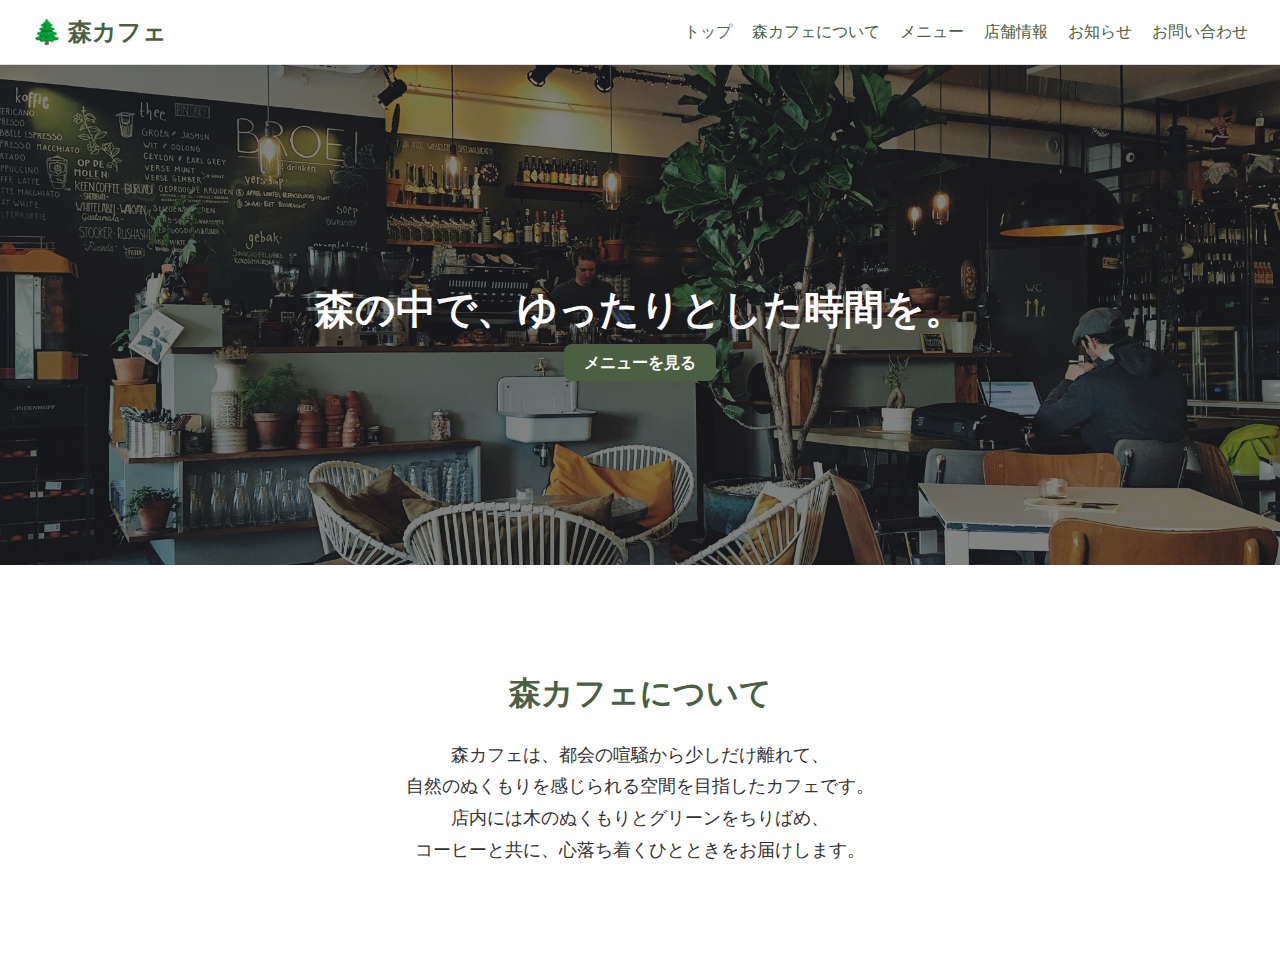
<file: index.html>
<!DOCTYPE html>
<html lang="ja">
<head>
  <meta charset="UTF-8">
  <title>森カフェ</title>
  <link rel="stylesheet" href="style.css">
</head>
<body>
  <header class="site-header">
    <div class="logo">🌲 森カフェ</div>
    <nav class="nav">
      <ul>
        <li><a href="#">トップ</a></li>
        <li><a href="#">森カフェについて</a></li>
        <li><a href="pages/menu.html">メニュー</a></li>
        <li><a href="#">店舗情報</a></li>
        <li><a href="#">お知らせ</a></li>
        <li><a href="pages/contact.html">お問い合わせ</a></li>
      </ul>
    </nav>
  </header>
  <section class="hero">
    <div class="hero-text">
      <h1>森の中で、ゆったりとした時間を。</h1>
      <a href="pages/menu.html" class="hero-btn fade-link">メニューを見る</a>
    </div>
  </section>
  <section class="concept">
    <div class="concept-inner">
      <h2>森カフェについて</h2>
      <p>
        森カフェは、都会の喧騒から少しだけ離れて、<br>
        自然のぬくもりを感じられる空間を目指したカフェです。<br>
        店内には木のぬくもりとグリーンをちりばめ、<br>
        コーヒーと共に、心落ち着くひとときをお届けします。
      </p>
    </div>
  </section>
  <script>
    document.querySelectorAll('.fade-link').forEach(link => {
      link.addEventListener('click', function (e) {
        e.preventDefault();
        const href = this.getAttribute('href');
        document.body.classList.add('fade-out');
        setTimeout(() => {
          window.location.href = href;
        }, 500);
      });
    });
  </script>
</body>
</html>
</file>
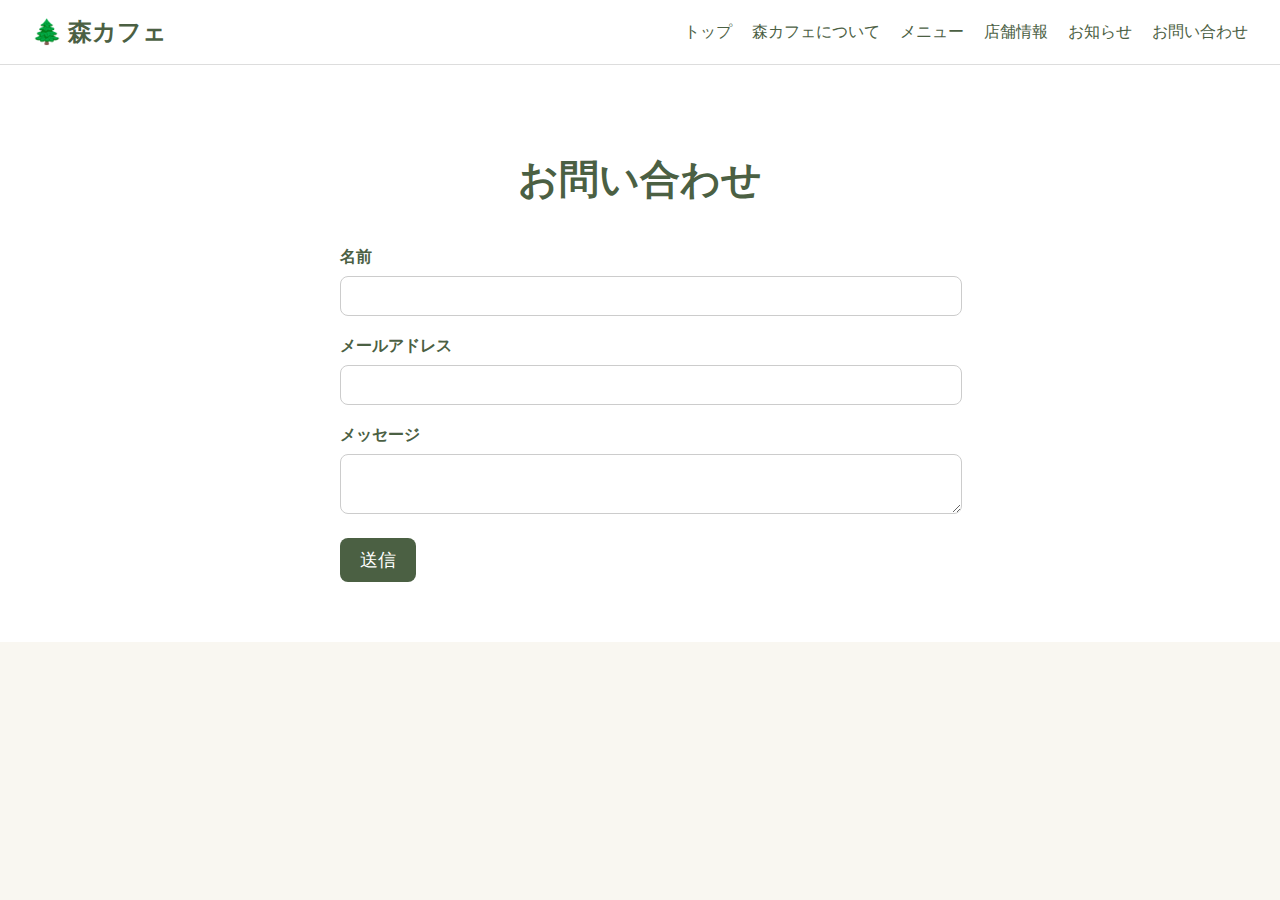
<file: pages/contact.html>
<!DOCTYPE html>
<html lang="ja">
<head>
  <meta charset="UTF-8">
  <title>森カフェ | お問い合わせ</title>
  <link rel="stylesheet" href="../style.css">
</head>
<body>
  <header class="site-header">
    <div class="logo">🌲 森カフェ</div>
    <nav class="nav">
      <ul>
        <li><a href="../index.html">トップ</a></li>
        <li><a href="#">森カフェについて</a></li>
        <li><a href="menu.html">メニュー</a></li>
        <li><a href="#">店舗情報</a></li>
        <li><a href="#">お知らせ</a></li>
        <li><a href="contact.html">お問い合わせ</a></li>
      </ul>
    </nav>
  </header>

  <main>
    <section class="contact">
      <h1>お問い合わせ</h1>
      <form action="https://formspree.io/f/xxxxxxx" method="POST">
        <label>名前</label>
        <input type="text" name="name" required>

        <label>メールアドレス</label>
        <input type="email" name="email" required>

        <label>メッセージ</label>
        <textarea name="message" required></textarea>

        <button type="submit">送信</button>
      </form>
    </section>
  </main>
</body>
</html>
</file>
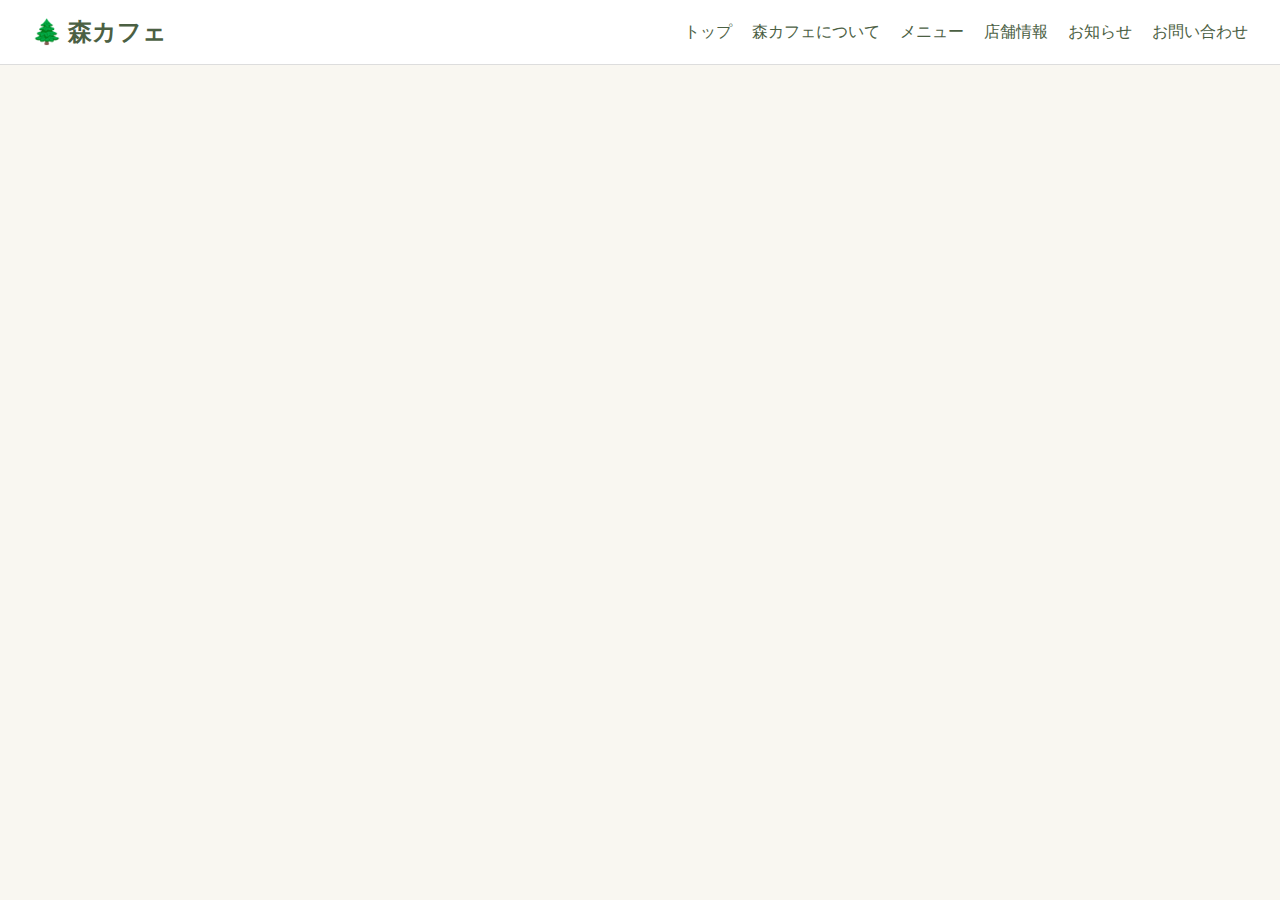
<file: pages/menu.html>
<!DOCTYPE html>
<html lang="ja">
<head>
  <meta charset="UTF-8">
  <title>森カフェ | メニュー</title>
  <link rel="stylesheet" href="../style.css">
</head>
<body>
  <header class="site-header">
    <div class="logo">🌲 森カフェ</div>
    <nav class="nav">
      <ul>
        <li><a href="../index.html">トップ</a></li>
        <li><a href="#">森カフェについて</a></li>
        <li><a href="menu.html">メニュー</a></li>
        <li><a href="#">店舗情報</a></li>
        <li><a href="#">お知らせ</a></li>
        <li><a href="contact.html">お問い合わせ</a></li>
      </ul>
    </nav>
  </header>

  <main>
    <section class="menu-section">
        <h1>メニュー一覧</h1>
        <div class="menu-list">
          <div class="menu-item">
            <!-- 画像を指定 -->
            <img src="../moricafe/images/coffee.jpg" alt="森のブレンドコーヒー">
            <div class="menu-info">
              <h2>森のブレンドコーヒー</h2>
              <p>深いコクと香り豊かなオリジナルブレンド。</p>
              <p class="price">¥550</p>
            </div>
          </div>
      
          <div class="menu-item">
            <!-- 別の画像を指定 -->
            <img src="../moricafe/images/cake.jpg" alt="森のケーキ">
            <div class="menu-info">
              <h2>森のケーキ</h2>
              <p>ふんわりとした食感の季節のケーキ。</p>
              <p class="price">¥1000</p>
            </div>
          </div>
      
          <!-- 追加のメニューアイテム -->
        </div>
      </section>
      
  </main>
</body>
</html>
</file>
<file: style.css>
body {
  margin: 0;
  font-family: 'Noto Serif JP', serif;
  background-color: #F9F7F1;
}

.site-header {
  display: flex;
  justify-content: space-between;
  align-items: center;
  background-color: #ffffff;
  padding: 16px 32px;
  border-bottom: 1px solid #ddd;
  position: sticky;
  top: 0;
  z-index: 10;
}

.logo {
  font-size: 24px;
  color: #4B6043;
  font-weight: bold;
}

.nav ul {
  list-style: none;
  margin: 0;
  padding: 0;
  display: flex;
  gap: 20px;
}

.nav a {
  text-decoration: none;
  color: #4B6043;
  font-weight: 500;
  transition: color 0.3s ease;
}

.nav a:hover {
  color: #8D6748;
}
.hero {
  background-image: url("moricafe/images/main.jpg"); /* 画像名が違ったらここ直してね！ */
  background-size: cover;
  background-position: center;
  height: 500px;
  display: flex;
  align-items: center;
  justify-content: center;
  position: relative;
  color: #fff;
  text-align: center;
}

.hero::before {
  content: "";
  position: absolute;
  inset: 0;
  background-color: rgba(0, 0, 0, 0.4); /* 背景を少し暗くして文字見やすく */
}

.hero-text {
  position: relative;
  z-index: 1;
}

.hero h1 {
  font-size: 2.5rem;
  margin-bottom: 16px;
}

.hero-btn {
  background-color: #4B6043;
  color: #fff;
  padding: 10px 20px;
  text-decoration: none;
  border-radius: 8px;
  font-weight: bold;
  transition: background-color 0.3s;
}

.hero-btn:hover {
  background-color: #8D6748;
}
.concept {
  background-color: #ffffff;
  padding: 80px 20px;
  text-align: center;
}

.concept-inner {
  max-width: 800px;
  margin: 0 auto;
  color: #333;
}

.concept h2 {
  font-size: 2rem;
  color: #4B6043;
  margin-bottom: 24px;
}

.concept p {
  font-size: 1.1rem;
  line-height: 1.8;
}
body.fade-out{
  opacity: 0;
  transition: opacity 0.5s ease ;
}
/* ===== メニューセクション ===== */
.menu-section {
  opacity: 0;
  transform: translateY(20px);
  animation: fadeInUp 0.8s ease-out forwards;
  animation-delay: 0.3s;
}

.menu-section h1 {
  text-align: center;
  font-size: 2.5rem;
  margin: 40px 0;
}

@keyframes fadeInUp {
  to {
    opacity: 1;
    transform: translateY(0);
  }
}
/* ===== メニューアイテムのレイアウト ===== */
.menu-list {
  display: flex;
  flex-wrap: wrap;  /* アイテムを折り返して並べる */
  justify-content: center;  /* メニューを中央揃え */
  gap: 40px;
  padding: 40px 20px;
}

.menu-item {
  display: flex;
  flex-direction: column;
  align-items: center;
  max-width: 250px;
  text-align: center;
  box-shadow: 0 4px 10px rgba(0, 0, 0, 0.1);
  border-radius: 10px;
  background-color: #fff;
  padding: 20px;
  transition: transform 0.3s ease, box-shadow 0.3s ease; /* 追加分もここに */
}

.menu-item img:hover {
  transform: scale(1.05);
}
.menu-info p {
  font-size: 1rem;
  margin: 5px 0;
  color: #777;
}
.menu-item img {
  width: 100%;
  height: auto;
  border-radius: 8px; /* 角をちょっと丸くしてオシャレに */
}

.price {
  font-weight: bold;
  color: #4B6043;
  font-size: 1.2rem;
  margin-top: 10px;
}
.contact {
  background-color: #ffffff;
  padding: 60px 20px;
  text-align: center;
}

.contact h1 {
  font-size: 2.5rem;
  color: #4B6043;
  margin-bottom: 40px;
}

form {
  max-width: 600px;
  margin: 0 auto;
  text-align: left;
}

form label {
  display: block;
  margin-bottom: 8px;
  font-weight: bold;
  color: #4B6043;
}

form input,
form textarea {
  width: 100%;
  padding: 10px;
  margin-bottom: 20px;
  border: 1px solid #ccc;
  border-radius: 8px;
  font-size: 1rem;
}

form button {
  background-color: #4B6043;
  color: #fff;
  padding: 10px 20px;
  border: none;
  border-radius: 8px;
  font-size: 1.1rem;
  cursor: pointer;
  transition: background-color 0.3s;
}

form button:hover {
  background-color: #8D6748;
}
</file>
